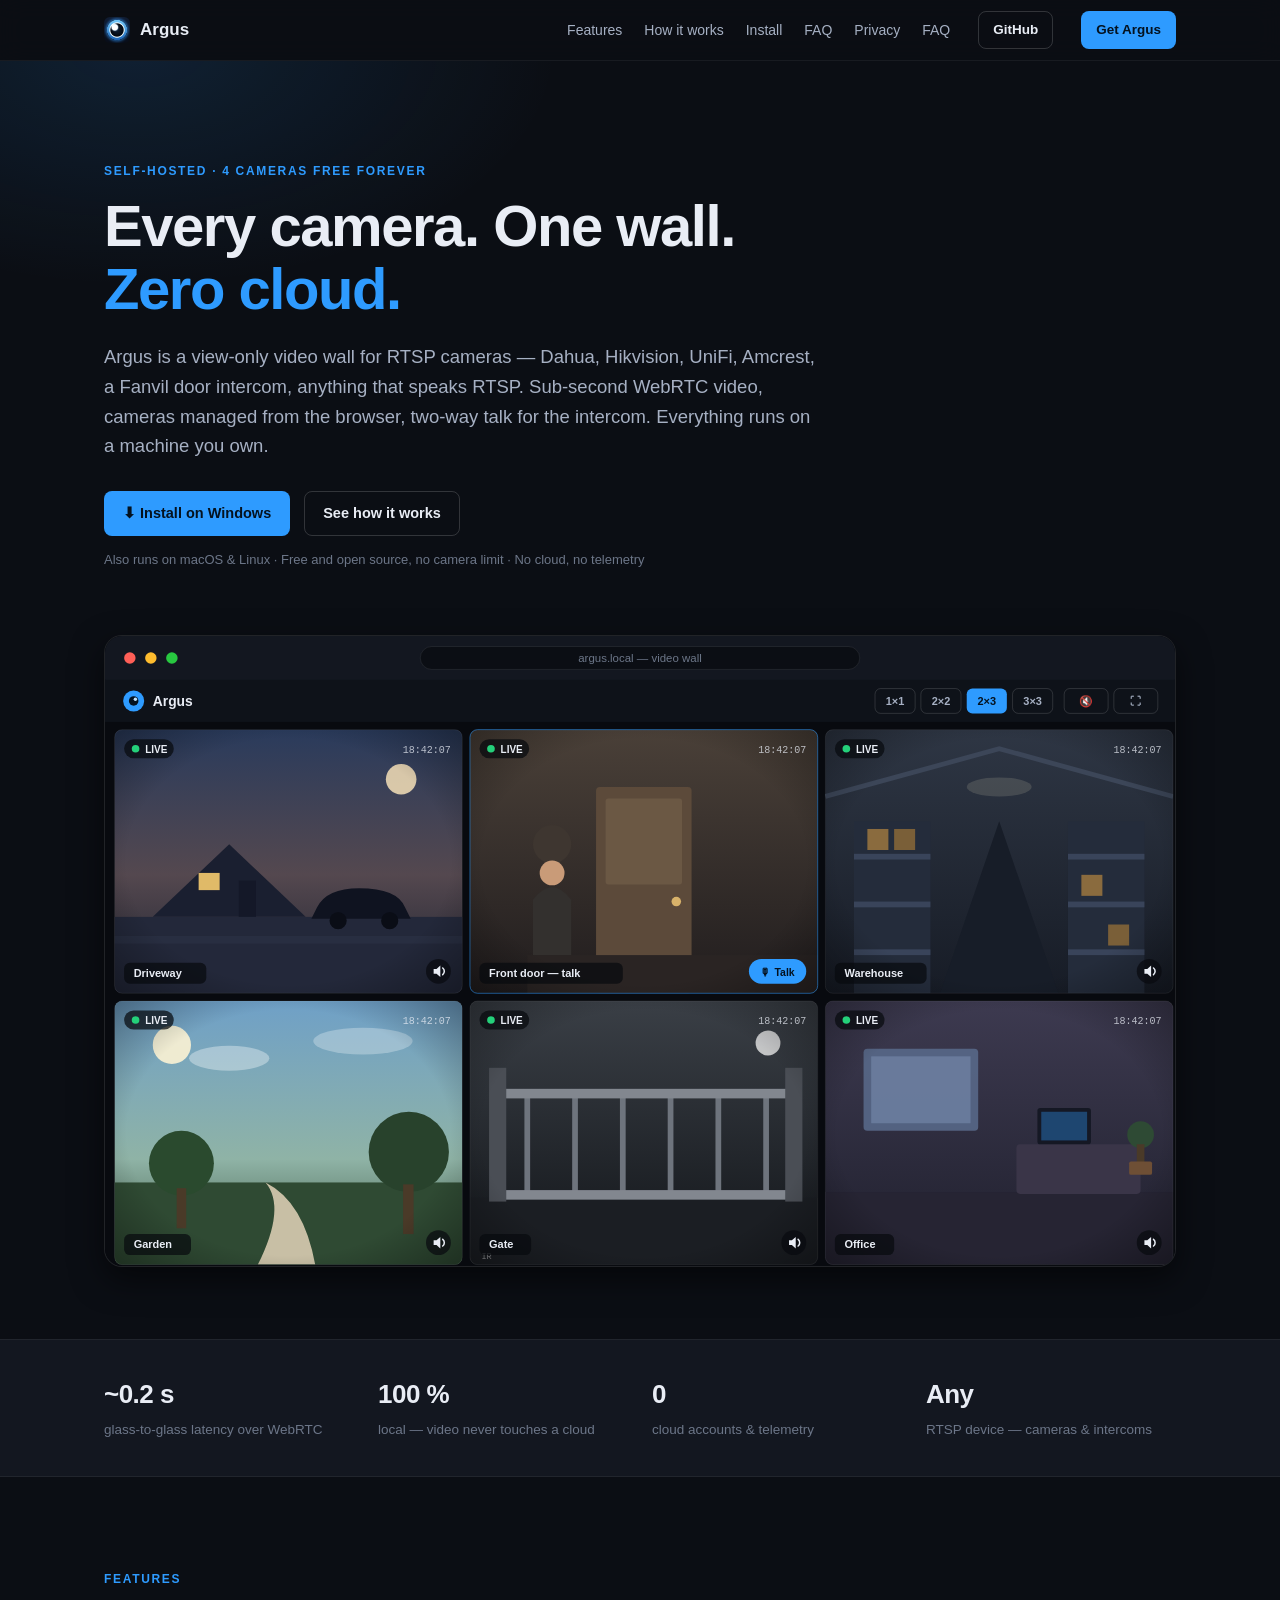
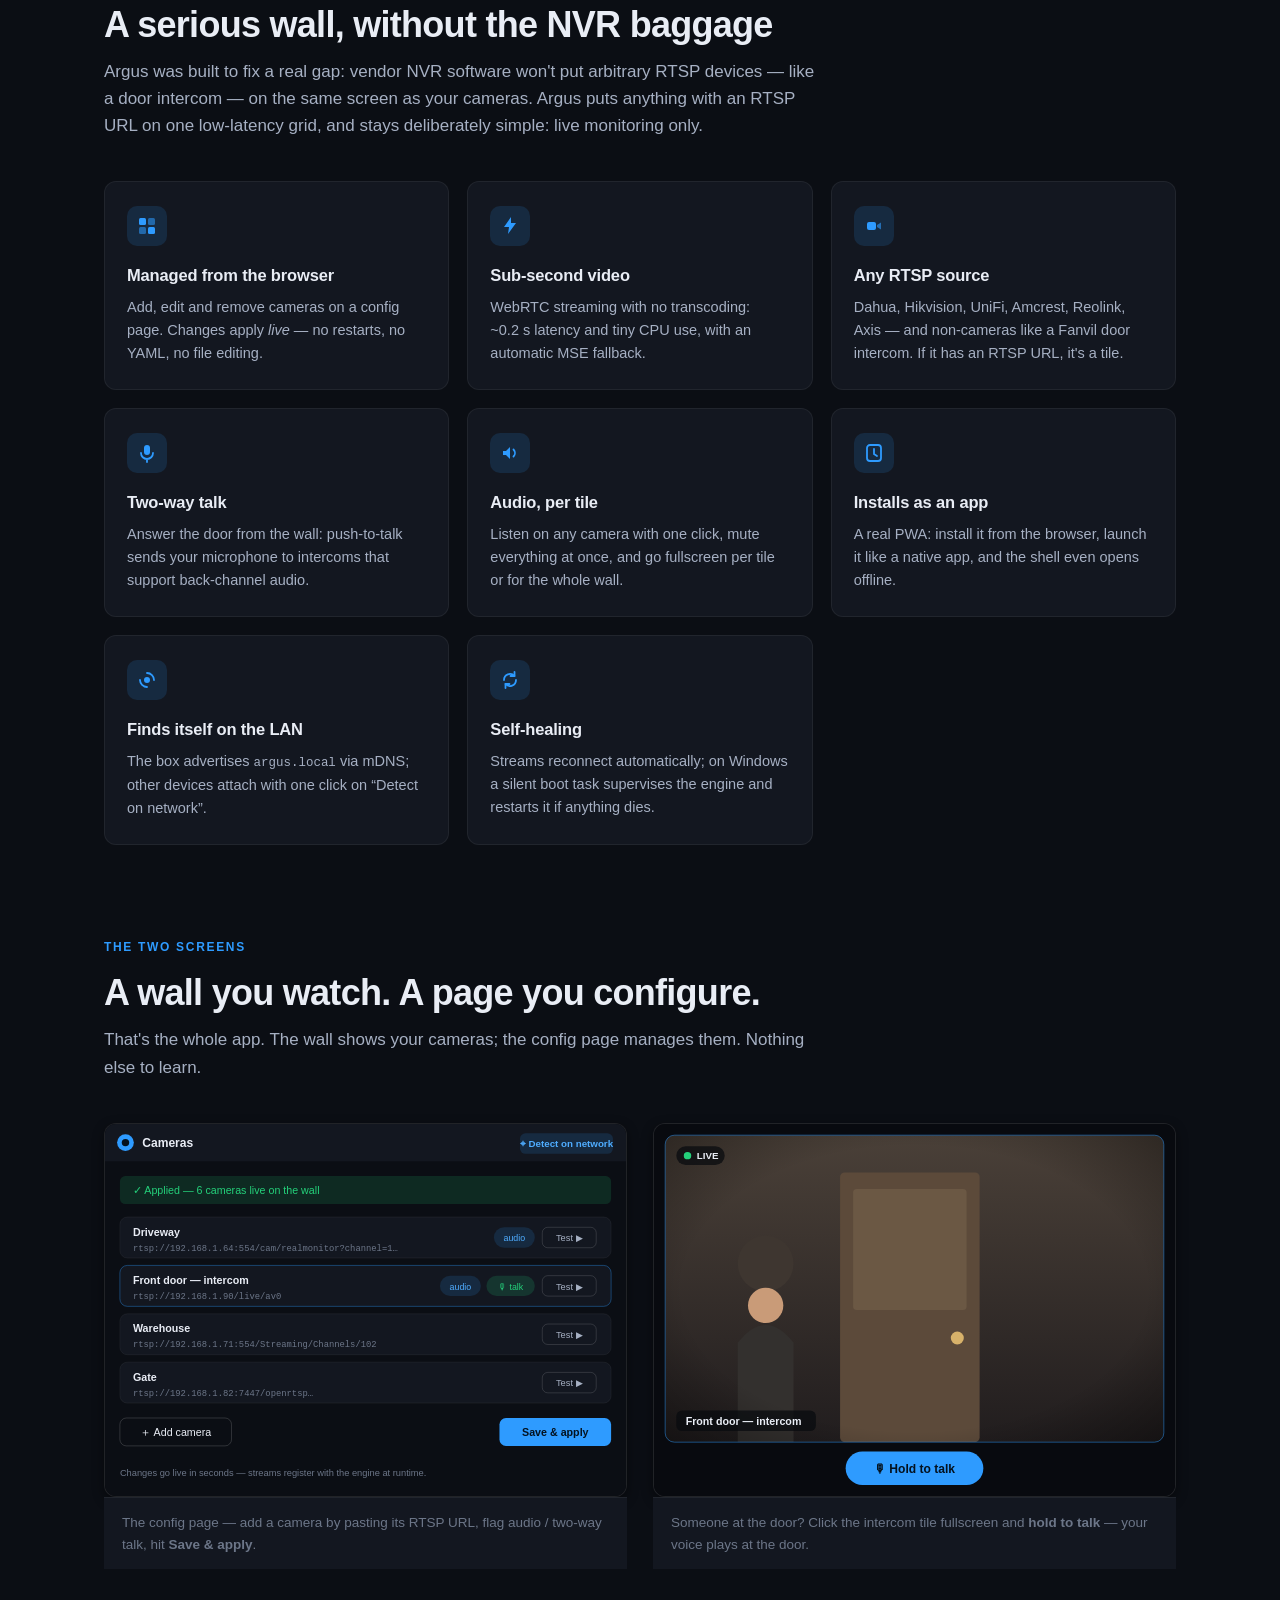
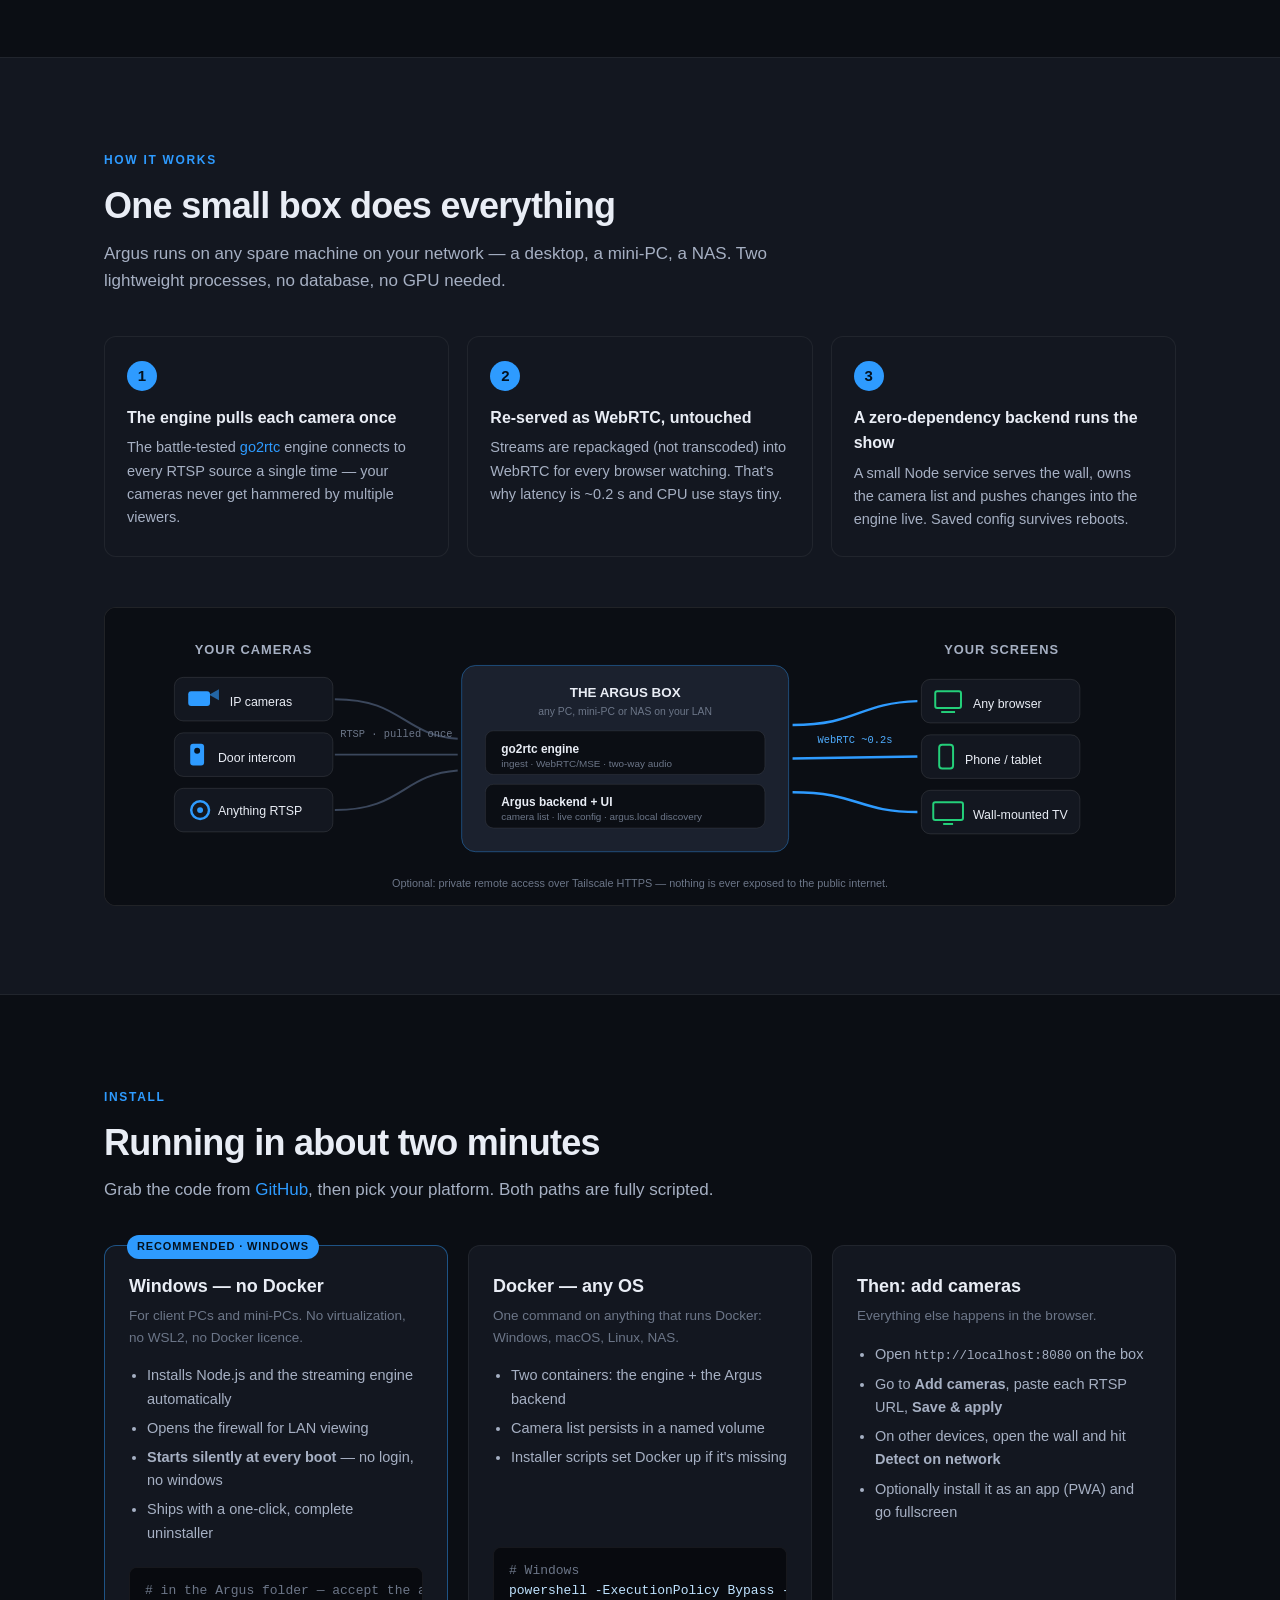
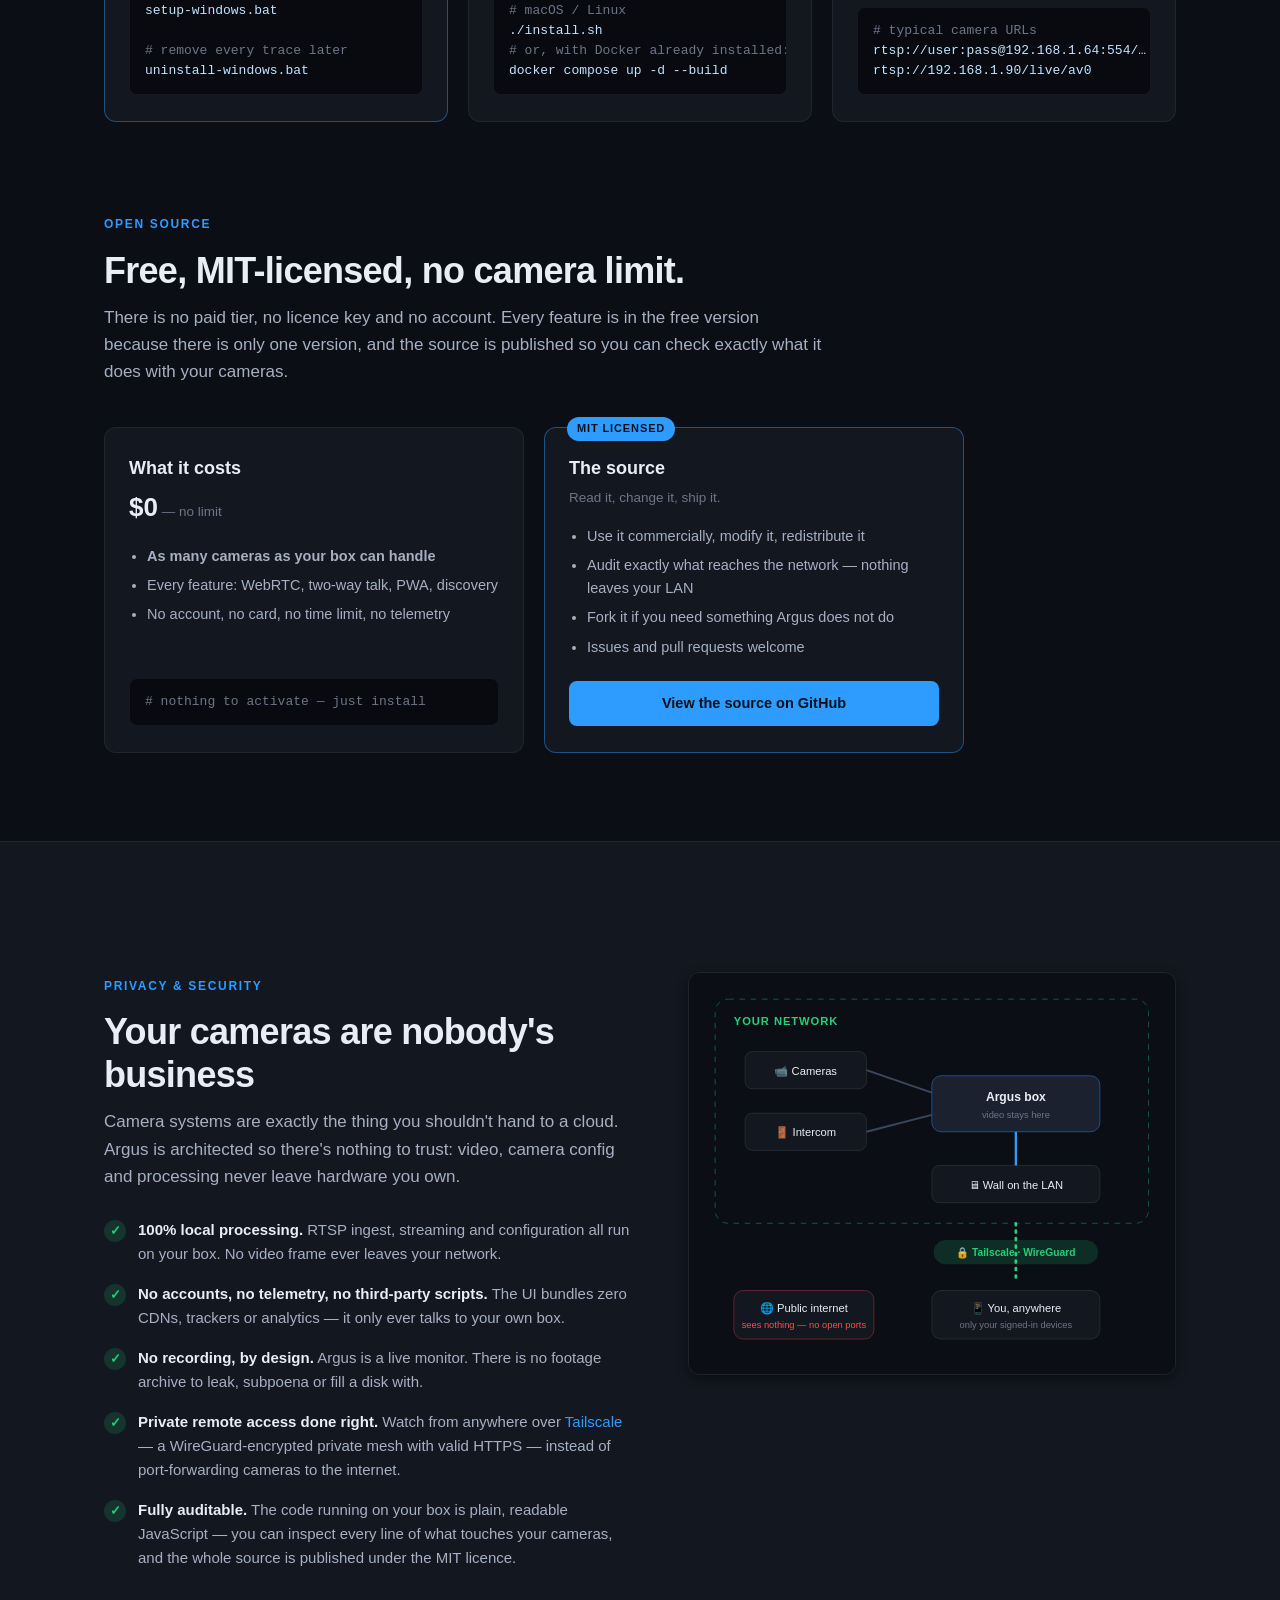
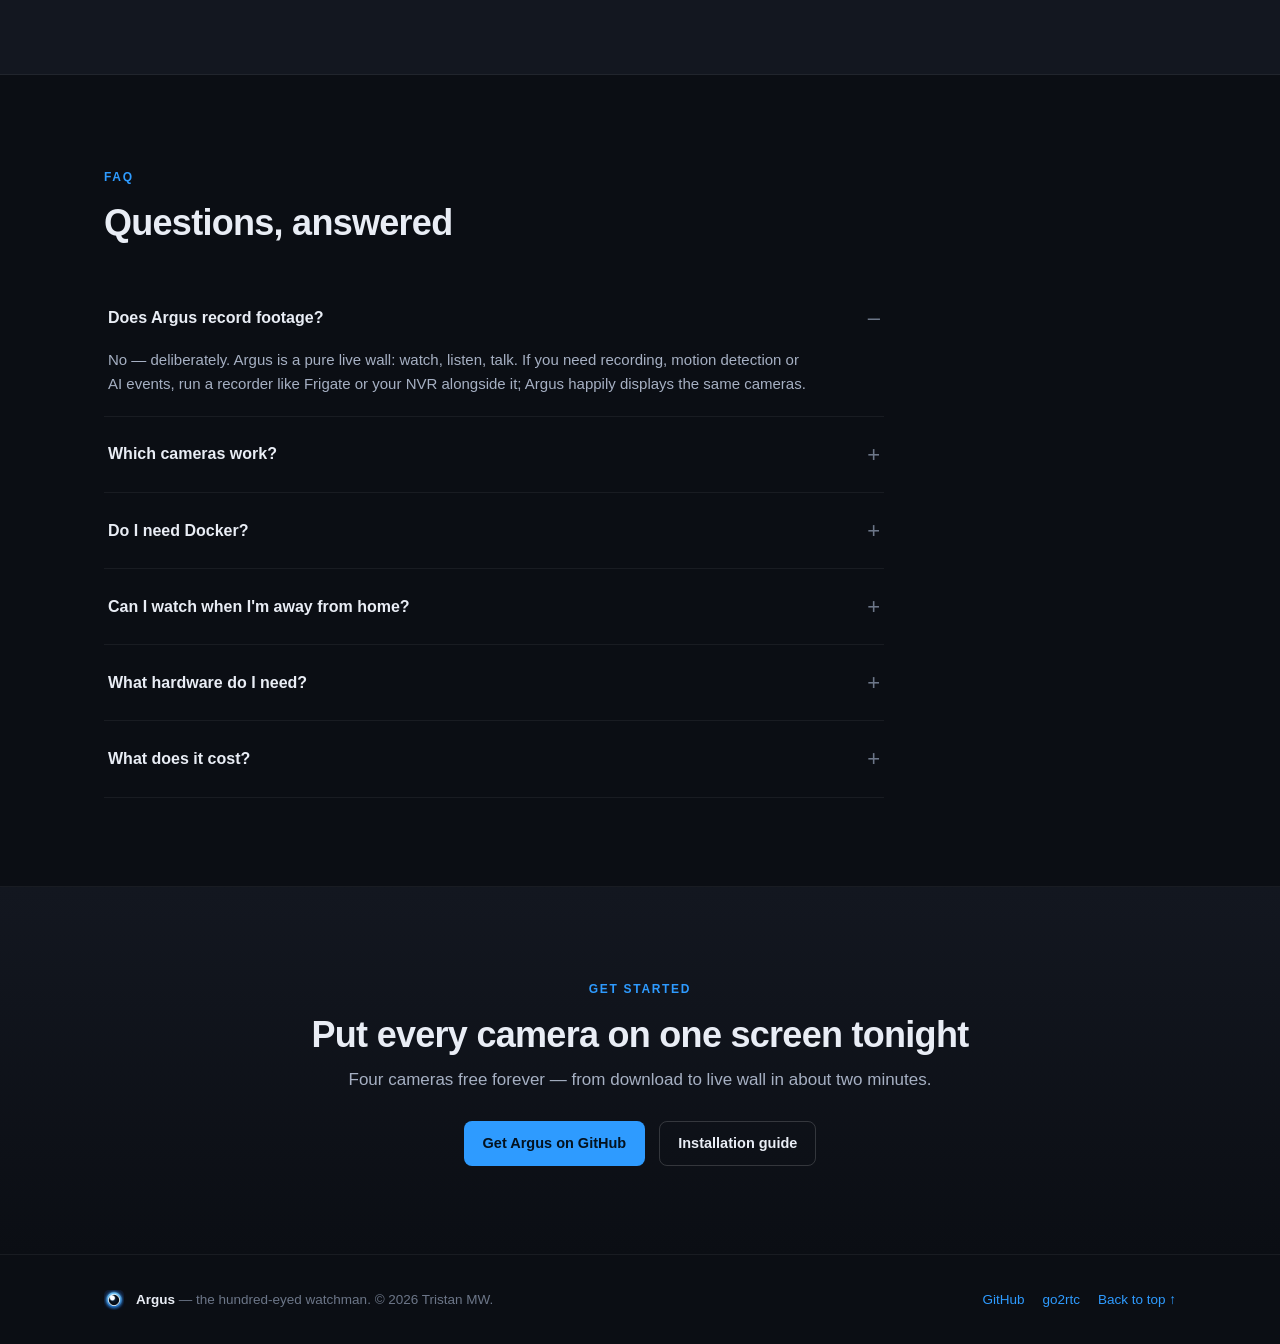
<file: landing/index.html>
<!DOCTYPE html>
<html lang="en">
<head>
<meta charset="utf-8">
<meta name="viewport" content="width=device-width, initial-scale=1">
<title>Argus — self-hosted RTSP video wall. Every camera, one screen, zero cloud.</title>
<meta name="description" content="Argus is a free, open-source, view-only video wall for RTSP cameras. Sub-second WebRTC video, browser-managed cameras, two-way intercom talk — everything runs on your own machine. No cloud, no accounts, no recording.">
<meta property="og:title" content="Argus — self-hosted RTSP video wall">
<meta property="og:description" content="Every RTSP camera on one screen, ~0.2s latency, 100% local. Free and open source.">
<meta property="og:type" content="website">
<meta property="og:image" content="https://argus-videowall.web.app/icons/icon-512.png">
<link rel="icon" type="image/png" sizes="32x32" href="icons/favicon-32.png">
<link rel="apple-touch-icon" href="icons/icon-192.png">
<style>
  :root {
    --bg-app: #0B0E14;
    --bg-panel: #131720;
    --bg-elevated: #1B212E;
    --bg-inset: #080A0F;
    --border-subtle: rgba(255,255,255,0.06);
    --border-default: rgba(255,255,255,0.10);
    --border-strong: rgba(255,255,255,0.16);
    --text-primary: #E9EDF5;
    --text-secondary: #A6B0C3;
    --text-muted: #6C7688;
    --text-on-accent: #04121F;
    --accent: #2E9BFF;
    --accent-hover: #4FADFF;
    --accent-soft: rgba(46,155,255,0.14);
    --live: #24D07A; --live-soft: rgba(36,208,122,0.16);
    --warn: #F5A524;
    --font-ui: -apple-system, BlinkMacSystemFont, "Segoe UI", Roboto, "Helvetica Neue", Arial, sans-serif;
    --font-mono: ui-monospace, "SF Mono", "Cascadia Mono", "Roboto Mono", Menlo, Consolas, monospace;
    --r-md: 8px; --r-lg: 12px; --r-xl: 18px; --r-full: 999px;
    --elev-2: 0 4px 12px rgba(0,0,0,0.45), 0 1px 0 rgba(255,255,255,0.04) inset;
    --elev-3: 0 12px 32px rgba(0,0,0,0.55);
    --maxw: 1120px;
  }
  * { margin: 0; padding: 0; box-sizing: border-box; }
  html { scroll-behavior: smooth; }
  body {
    background: var(--bg-app);
    color: var(--text-primary);
    font-family: var(--font-ui);
    line-height: 1.6;
    -webkit-font-smoothing: antialiased;
  }
  a { color: var(--accent); text-decoration: none; }
  a:hover { color: var(--accent-hover); }
  code, pre { font-family: var(--font-mono); font-size: 0.86em; }
  .wrap { max-width: var(--maxw); margin: 0 auto; padding: 0 24px; }
  section { padding: 88px 0; }
  h2 { font-size: clamp(26px, 3.4vw, 36px); line-height: 1.2; letter-spacing: -0.02em; margin-bottom: 12px; }
  .kicker {
    display: inline-block; font-size: 12px; font-weight: 700; letter-spacing: 0.14em;
    text-transform: uppercase; color: var(--accent); margin-bottom: 14px;
  }
  .lede { color: var(--text-secondary); font-size: 17px; max-width: 720px; }

  /* ── Nav ─────────────────────────────────────────────────────────── */
  nav {
    position: sticky; top: 0; z-index: 50;
    background: rgba(11,14,20,0.82); backdrop-filter: blur(12px); -webkit-backdrop-filter: blur(12px);
    border-bottom: 1px solid var(--border-subtle);
  }
  .nav-inner { display: flex; align-items: center; gap: 28px; height: 60px; }
  .brand { display: flex; align-items: center; gap: 10px; font-weight: 700; font-size: 17px; color: var(--text-primary); }
  .brand img { width: 26px; height: 26px; border-radius: 6px; }
  .nav-links { display: flex; gap: 22px; margin-left: auto; }
  .nav-links a { color: var(--text-secondary); font-size: 14px; font-weight: 500; }
  .nav-links a:hover { color: var(--text-primary); }
  .btn {
    display: inline-flex; align-items: center; gap: 8px; padding: 10px 18px;
    border-radius: var(--r-md); font-size: 14.5px; font-weight: 600; cursor: pointer;
    border: 1px solid transparent; transition: all 150ms cubic-bezier(0.2,0,0,1);
  }
  .btn-primary { background: var(--accent); color: var(--text-on-accent) !important; }
  .btn-primary:hover { background: var(--accent-hover); transform: translateY(-1px); }
  .btn-ghost { border-color: var(--border-strong); color: var(--text-primary) !important; }
  .btn-ghost:hover { background: var(--bg-elevated); }
  .btn-sm { padding: 7px 14px; font-size: 13.5px; }

  /* ── Hero ────────────────────────────────────────────────────────── */
  .hero { padding: 96px 0 72px; position: relative; overflow: hidden; }
  .hero::before {
    content: ""; position: absolute; inset: -40% -20% auto; height: 130%;
    background:
      radial-gradient(600px 340px at 22% 30%, rgba(46,155,255,0.13), transparent 70%),
      radial-gradient(520px 300px at 78% 12%, rgba(36,208,122,0.07), transparent 70%);
    pointer-events: none;
  }
  .hero .wrap { position: relative; }
  .hero h1 { font-size: clamp(34px, 5.2vw, 58px); line-height: 1.08; letter-spacing: -0.025em; max-width: 780px; }
  .hero h1 .hl { color: var(--accent); }
  .hero .lede { margin: 22px 0 30px; font-size: 18.5px; }
  .hero-ctas { display: flex; gap: 14px; flex-wrap: wrap; align-items: center; }
  .hero-note { font-size: 13px; color: var(--text-muted); margin-top: 14px; }
  .hero-visual {
    margin-top: 64px; border-radius: var(--r-xl); overflow: hidden;
    border: 1px solid var(--border-default); box-shadow: var(--elev-3);
    background: var(--bg-inset);
  }
  .hero-visual svg { display: block; width: 100%; height: auto; }

  /* ── Stats strip ─────────────────────────────────────────────────── */
  .stats { border-top: 1px solid var(--border-subtle); border-bottom: 1px solid var(--border-subtle); padding: 34px 0; background: var(--bg-panel); }
  .stats .wrap { display: grid; grid-template-columns: repeat(4, 1fr); gap: 24px; }
  .stat b { display: block; font-size: 26px; letter-spacing: -0.02em; }
  .stat span { font-size: 13.5px; color: var(--text-muted); }

  /* ── Feature grid ────────────────────────────────────────────────── */
  .grid { display: grid; grid-template-columns: repeat(auto-fit, minmax(255px, 1fr)); gap: 18px; margin-top: 42px; }
  .card {
    background: var(--bg-panel); border: 1px solid var(--border-subtle);
    border-radius: var(--r-lg); padding: 24px 22px;
  }
  .card .ico {
    width: 40px; height: 40px; border-radius: 10px; background: var(--accent-soft);
    display: flex; align-items: center; justify-content: center; margin-bottom: 16px;
  }
  .card h3 { font-size: 16.5px; margin-bottom: 7px; letter-spacing: -0.01em; }
  .card p { font-size: 14.5px; color: var(--text-secondary); }

  /* ── Shots ───────────────────────────────────────────────────────── */
  .shot-row { display: grid; grid-template-columns: 1fr 1fr; gap: 26px; margin-top: 42px; align-items: start; }
  .shot { background: var(--bg-inset); border: 1px solid var(--border-default); border-radius: var(--r-lg); overflow: hidden; box-shadow: var(--elev-2); }
  .shot svg { display: block; width: 100%; height: auto; }
  .shot-cap { padding: 14px 18px; font-size: 13.5px; color: var(--text-muted); border-top: 1px solid var(--border-subtle); background: var(--bg-panel); }

  /* ── Steps / architecture ────────────────────────────────────────── */
  .steps { display: grid; grid-template-columns: repeat(3, 1fr); gap: 18px; margin: 42px 0 50px; }
  .step { background: var(--bg-panel); border: 1px solid var(--border-subtle); border-radius: var(--r-lg); padding: 24px 22px; }
  .step .num {
    width: 30px; height: 30px; border-radius: var(--r-full); background: var(--accent);
    color: var(--text-on-accent); font-weight: 800; font-size: 15px;
    display: flex; align-items: center; justify-content: center; margin-bottom: 14px;
  }
  .step h3 { font-size: 16px; margin-bottom: 6px; }
  .step p { font-size: 14.5px; color: var(--text-secondary); }
  .arch { background: var(--bg-inset); border: 1px solid var(--border-default); border-radius: var(--r-lg); overflow: hidden; }
  .arch svg { display: block; width: 100%; height: auto; }

  /* ── Install ─────────────────────────────────────────────────────── */
  .install-grid { display: grid; grid-template-columns: repeat(auto-fit, minmax(300px, 1fr)); gap: 20px; margin-top: 42px; }
  .install-card { background: var(--bg-panel); border: 1px solid var(--border-subtle); border-radius: var(--r-lg); padding: 26px 24px; display: flex; flex-direction: column; }
  .install-card.rec { border-color: rgba(46,155,255,0.45); position: relative; }
  .pill {
    position: absolute; top: -11px; left: 22px; background: var(--accent); color: var(--text-on-accent);
    font-size: 11px; font-weight: 800; letter-spacing: 0.08em; text-transform: uppercase;
    padding: 3px 10px; border-radius: var(--r-full);
  }
  .install-card h3 { font-size: 18px; margin-bottom: 4px; }
  .install-card .sub { font-size: 13.5px; color: var(--text-muted); margin-bottom: 16px; }
  .install-card p { font-size: 14.5px; color: var(--text-secondary); margin-bottom: 12px; }
  .install-card ul { margin: 0 0 16px 18px; font-size: 14.5px; color: var(--text-secondary); }
  .install-card li { margin-bottom: 6px; }
  pre {
    background: var(--bg-inset); border: 1px solid var(--border-subtle); border-radius: var(--r-md);
    padding: 13px 15px; overflow-x: auto; color: #BFE3FF; font-size: 13px; line-height: 1.55;
    margin-top: auto;
  }
  pre .c { color: var(--text-muted); }

  /* ── Security ────────────────────────────────────────────────────── */
  .sec-cols { display: grid; grid-template-columns: 1.1fr 1fr; gap: 48px; margin-top: 42px; align-items: start; }
  .checklist { list-style: none; }
  .checklist li { display: flex; gap: 12px; margin-bottom: 16px; font-size: 15px; color: var(--text-secondary); }
  .checklist li b { color: var(--text-primary); }
  .checklist .tick {
    flex: none; width: 22px; height: 22px; margin-top: 2px; border-radius: var(--r-full);
    background: var(--live-soft); color: var(--live); font-size: 13px; font-weight: 800;
    display: flex; align-items: center; justify-content: center;
  }

  /* ── FAQ ─────────────────────────────────────────────────────────── */
  .faq { max-width: 780px; margin-top: 36px; }
  details { border-bottom: 1px solid var(--border-subtle); padding: 20px 4px; }
  summary { cursor: pointer; font-weight: 600; font-size: 16px; list-style: none; display: flex; justify-content: space-between; align-items: center; gap: 16px; }
  summary::-webkit-details-marker { display: none; }
  summary::after { content: "+"; color: var(--text-muted); font-size: 22px; font-weight: 400; flex: none; }
  details[open] summary::after { content: "–"; }
  details p { margin-top: 12px; color: var(--text-secondary); font-size: 15px; max-width: 700px; }

  /* ── CTA + footer ────────────────────────────────────────────────── */
  .cta { text-align: center; background: linear-gradient(180deg, var(--bg-panel), var(--bg-app)); border-top: 1px solid var(--border-subtle); }
  .cta h2 { margin-bottom: 10px; }
  .cta .hero-ctas { justify-content: center; margin-top: 28px; }
  footer { border-top: 1px solid var(--border-subtle); padding: 34px 0; }
  .foot { display: flex; align-items: center; gap: 12px; flex-wrap: wrap; color: var(--text-muted); font-size: 13.5px; }
  .foot img { width: 20px; height: 20px; border-radius: 5px; }
  .foot .sp { margin-left: auto; display: flex; gap: 18px; }

  @media (max-width: 880px) {
    section { padding: 64px 0; }
    .nav-links { display: none; }
    .stats .wrap { grid-template-columns: repeat(2, 1fr); }
    .shot-row, .steps, .sec-cols { grid-template-columns: 1fr; }
    .hero { padding: 64px 0 48px; }
  }
</style>
</head>
<body>

<nav>
  <div class="wrap nav-inner">
    <a class="brand" href="#top"><img src="icons/icon-192.png" alt="Argus logo">Argus</a>
    <div class="nav-links">
      <a href="#features">Features</a>
      <a href="#how">How it works</a>
      <a href="#install">Install</a>
      <a href="#faq">FAQ</a>
      <a href="#security">Privacy</a>
      <a href="#faq">FAQ</a>
    </div>
    <a class="btn btn-ghost btn-sm" href="https://github.com/TristanMW/argus-videowall" target="_blank" rel="noopener">GitHub</a>
    <a class="btn btn-primary btn-sm" href="#install">Get Argus</a>
  </div>
</nav>

<!-- ══ Hero ═══════════════════════════════════════════════════════════ -->
<header class="hero" id="top">
  <div class="wrap">
    <span class="kicker">Self-hosted · 4 cameras free forever</span>
    <h1>Every camera. One wall.<br><span class="hl">Zero cloud.</span></h1>
    <p class="lede">
      Argus is a view-only video wall for RTSP cameras — Dahua, Hikvision, UniFi,
      Amcrest, a Fanvil door intercom, anything that speaks RTSP. Sub-second WebRTC
      video, cameras managed from the browser, two-way talk for the intercom.
      Everything runs on a machine you own.
    </p>
    <div class="hero-ctas">
      <a class="btn btn-primary" href="#install">⬇ Install on Windows</a>
      <a class="btn btn-ghost" href="#how">See how it works</a>
    </div>
    <p class="hero-note">Also runs on macOS &amp; Linux · Free and open source, no camera limit · No cloud, no telemetry</p>

    <!-- Video wall mock -->
    <div class="hero-visual" role="img" aria-label="The Argus video wall: a 3-by-2 grid of live camera tiles with layout and mute controls">
      <svg viewBox="0 0 1120 660" xmlns="http://www.w3.org/2000/svg" font-family="-apple-system,BlinkMacSystemFont,'Segoe UI',Roboto,Arial,sans-serif">
        <defs>
          <linearGradient id="dusk" x1="0" y1="0" x2="0" y2="1">
            <stop offset="0" stop-color="#2A3B5C"/><stop offset=".55" stop-color="#54484F"/><stop offset="1" stop-color="#1E2230"/>
          </linearGradient>
          <linearGradient id="day" x1="0" y1="0" x2="0" y2="1">
            <stop offset="0" stop-color="#6FA0C7"/><stop offset=".6" stop-color="#8FB3A6"/><stop offset="1" stop-color="#39543F"/>
          </linearGradient>
          <linearGradient id="wh" x1="0" y1="0" x2="0" y2="1">
            <stop offset="0" stop-color="#2E3644"/><stop offset="1" stop-color="#171C26"/>
          </linearGradient>
          <linearGradient id="ir" x1="0" y1="0" x2="0" y2="1">
            <stop offset="0" stop-color="#3A3F46"/><stop offset="1" stop-color="#121519"/>
          </linearGradient>
          <linearGradient id="office" x1="0" y1="0" x2="0" y2="1">
            <stop offset="0" stop-color="#3D3A50"/><stop offset="1" stop-color="#20202E"/>
          </linearGradient>
          <linearGradient id="door" x1="0" y1="0" x2="0" y2="1">
            <stop offset="0" stop-color="#4A4038"/><stop offset="1" stop-color="#211D1E"/>
          </linearGradient>
          <radialGradient id="vig" cx=".5" cy=".5" r=".75">
            <stop offset=".62" stop-color="#000" stop-opacity="0"/><stop offset="1" stop-color="#000" stop-opacity=".42"/>
          </radialGradient>
          <g id="live">
            <rect width="52" height="20" rx="10" fill="rgba(8,10,15,0.72)"/>
            <circle cx="12" cy="10" r="4" fill="#24D07A"/>
            <text x="22" y="14" font-size="10.5" font-weight="700" fill="#E9EDF5">LIVE</text>
          </g>
          <g id="spk">
            <rect width="26" height="26" rx="13" fill="rgba(8,10,15,0.72)"/>
            <path d="M8 10.5h3l4-3.5v12l-4-3.5H8z" fill="#E9EDF5"/>
            <path d="M17.5 9.5a4.5 4.5 0 010 7" stroke="#E9EDF5" stroke-width="1.6" fill="none" stroke-linecap="round"/>
          </g>
        </defs>

        <!-- browser chrome -->
        <rect width="1120" height="660" fill="#080A0F"/>
        <rect width="1120" height="46" fill="#131720"/>
        <circle cx="26" cy="23" r="6" fill="#FF5F57"/><circle cx="48" cy="23" r="6" fill="#FEBC2E"/><circle cx="70" cy="23" r="6" fill="#28C840"/>
        <rect x="330" y="11" width="460" height="24" rx="12" fill="#0B0E14" stroke="rgba(255,255,255,0.08)"/>
        <text x="560" y="27" font-size="12" fill="#6C7688" text-anchor="middle">argus.local — video wall</text>

        <!-- app toolbar -->
        <rect x="0" y="46" width="1120" height="44" fill="#0E1219"/>
        <circle cx="30" cy="68" r="11" fill="#2E9BFF"/>
        <circle cx="30" cy="68" r="5" fill="#04121F"/>
        <circle cx="31.8" cy="66.2" r="1.8" fill="#BFE3FF"/>
        <text x="50" y="73" font-size="14.5" font-weight="700" fill="#E9EDF5">Argus</text>
        <g font-size="11.5" font-weight="600">
          <rect x="806" y="55" width="42" height="26" rx="6" fill="none" stroke="rgba(255,255,255,0.14)"/><text x="827" y="72" fill="#A6B0C3" text-anchor="middle">1×1</text>
          <rect x="854" y="55" width="42" height="26" rx="6" fill="none" stroke="rgba(255,255,255,0.14)"/><text x="875" y="72" fill="#A6B0C3" text-anchor="middle">2×2</text>
          <rect x="902" y="55" width="42" height="26" rx="6" fill="#2E9BFF"/><text x="923" y="72" fill="#04121F" text-anchor="middle">2×3</text>
          <rect x="950" y="55" width="42" height="26" rx="6" fill="none" stroke="rgba(255,255,255,0.14)"/><text x="971" y="72" fill="#A6B0C3" text-anchor="middle">3×3</text>
          <rect x="1004" y="55" width="46" height="26" rx="6" fill="none" stroke="rgba(255,255,255,0.14)"/><text x="1027" y="72" fill="#A6B0C3" text-anchor="middle">🔇</text>
          <rect x="1056" y="55" width="46" height="26" rx="6" fill="none" stroke="rgba(255,255,255,0.14)"/><text x="1079" y="72" fill="#A6B0C3" text-anchor="middle">⛶</text>
        </g>

        <!-- tiles: 3 cols x 2 rows, tile 364x276, gap 8, origin (10,98) -->
        <!-- Tile 1: Driveway (dusk) -->
        <g transform="translate(10,98)">
          <clipPath id="t1"><rect width="364" height="276" rx="8"/></clipPath>
          <g clip-path="url(#t1)">
            <rect width="364" height="276" fill="url(#dusk)"/>
            <circle cx="300" cy="52" r="16" fill="#F5E0B8" opacity=".85"/>
            <rect x="0" y="196" width="364" height="80" fill="#23283A"/>
            <path d="M40 196 L120 120 L200 196 Z" fill="#1A1F30"/>
            <rect x="88" y="150" width="22" height="18" fill="#F5CB6E" opacity=".9"/>
            <rect x="130" y="158" width="18" height="38" fill="#141828"/>
            <path d="M212 186 q10 -20 44 -20 q40 0 48 20 l6 12 h-104 z" fill="#0F1320"/>
            <circle cx="234" cy="200" r="9" fill="#0A0D16"/><circle cx="288" cy="200" r="9" fill="#0A0D16"/>
            <rect x="0" y="216" width="364" height="8" fill="#2C3247" opacity=".6"/>
            <rect width="364" height="276" fill="url(#vig)"/>
          </g>
          <use href="#live" x="10" y="10"/>
          <text x="352" y="24" font-size="10.5" fill="rgba(233,237,245,0.75)" text-anchor="end" font-family="ui-monospace,Menlo,monospace">18:42:07</text>
          <rect x="10" y="244" width="86" height="22" rx="6" fill="rgba(8,10,15,0.72)"/>
          <text x="20" y="259" font-size="11.5" font-weight="600" fill="#E9EDF5">Driveway</text>
          <use href="#spk" x="326" y="240"/>
          <rect width="364" height="276" rx="8" fill="none" stroke="rgba(255,255,255,0.07)"/>
        </g>

        <!-- Tile 2: Front door intercom (talk) -->
        <g transform="translate(382,98)">
          <clipPath id="t2"><rect width="364" height="276" rx="8"/></clipPath>
          <g clip-path="url(#t2)">
            <rect width="364" height="276" fill="url(#door)"/>
            <rect x="132" y="60" width="100" height="216" rx="4" fill="#5C4A3A"/>
            <rect x="142" y="72" width="80" height="90" rx="3" fill="#6B5844"/>
            <circle cx="216" cy="180" r="5" fill="#D8B26A"/>
            <rect x="60" y="236" width="304" height="40" fill="#2A2423"/>
            <circle cx="86" cy="120" r="20" fill="#3E3630"/>
            <path d="M66 178 q20 -26 40 0 v58 h-40 z" fill="#33302E"/>
            <circle cx="86" cy="150" r="13" fill="#C99B78"/>
            <rect width="364" height="276" fill="url(#vig)"/>
          </g>
          <use href="#live" x="10" y="10"/>
          <text x="352" y="24" font-size="10.5" fill="rgba(233,237,245,0.75)" text-anchor="end" font-family="ui-monospace,Menlo,monospace">18:42:07</text>
          <rect x="10" y="244" width="150" height="22" rx="6" fill="rgba(8,10,15,0.72)"/>
          <text x="20" y="259" font-size="11.5" font-weight="600" fill="#E9EDF5">Front door — talk</text>
          <g transform="translate(292,240)">
            <rect width="60" height="26" rx="13" fill="#2E9BFF"/>
            <text x="30" y="17.5" font-size="11" font-weight="700" fill="#04121F" text-anchor="middle">🎙 Talk</text>
          </g>
          <rect width="364" height="276" rx="8" fill="none" stroke="rgba(46,155,255,0.55)"/>
        </g>

        <!-- Tile 3: Warehouse -->
        <g transform="translate(754,98)">
          <clipPath id="t3"><rect width="364" height="276" rx="8"/></clipPath>
          <g clip-path="url(#t3)">
            <rect width="364" height="276" fill="url(#wh)"/>
            <path d="M0 70 L182 20 L364 70" stroke="#3C4658" stroke-width="5" fill="none"/>
            <rect x="30" y="96" width="80" height="180" fill="#242C3B"/><rect x="30" y="130" width="80" height="6" fill="#39445A"/><rect x="30" y="180" width="80" height="6" fill="#39445A"/><rect x="30" y="230" width="80" height="6" fill="#39445A"/>
            <rect x="254" y="96" width="80" height="180" fill="#242C3B"/><rect x="254" y="130" width="80" height="6" fill="#39445A"/><rect x="254" y="180" width="80" height="6" fill="#39445A"/><rect x="254" y="230" width="80" height="6" fill="#39445A"/>
            <rect x="44" y="104" width="22" height="22" fill="#8A6B3E"/><rect x="72" y="104" width="22" height="22" fill="#7A5F38"/>
            <rect x="268" y="152" width="22" height="22" fill="#8A6B3E"/><rect x="296" y="204" width="22" height="22" fill="#7A5F38"/>
            <path d="M120 276 L182 96 L244 276 Z" fill="#171D28"/>
            <ellipse cx="182" cy="60" rx="34" ry="10" fill="#EDE6C8" opacity=".14"/>
            <rect width="364" height="276" fill="url(#vig)"/>
          </g>
          <use href="#live" x="10" y="10"/>
          <text x="352" y="24" font-size="10.5" fill="rgba(233,237,245,0.75)" text-anchor="end" font-family="ui-monospace,Menlo,monospace">18:42:07</text>
          <rect x="10" y="244" width="96" height="22" rx="6" fill="rgba(8,10,15,0.72)"/>
          <text x="20" y="259" font-size="11.5" font-weight="600" fill="#E9EDF5">Warehouse</text>
          <use href="#spk" x="326" y="240"/>
          <rect width="364" height="276" rx="8" fill="none" stroke="rgba(255,255,255,0.07)"/>
        </g>

        <!-- Tile 4: Garden (day) -->
        <g transform="translate(10,382)">
          <clipPath id="t4"><rect width="364" height="276" rx="8"/></clipPath>
          <g clip-path="url(#t4)">
            <rect width="364" height="276" fill="url(#day)"/>
            <circle cx="60" cy="46" r="20" fill="#FCF3D4" opacity=".9"/>
            <ellipse cx="120" cy="60" rx="42" ry="13" fill="#FFFFFF" opacity=".35"/>
            <ellipse cx="260" cy="42" rx="52" ry="14" fill="#FFFFFF" opacity=".28"/>
            <rect x="0" y="190" width="364" height="86" fill="#2F4A33"/>
            <path d="M150 276 q30 -60 8 -86 q40 20 52 86 z" fill="#C8BFA5"/>
            <circle cx="70" cy="170" r="34" fill="#2A4A2E"/><rect x="65" y="196" width="10" height="42" fill="#4A3A28"/>
            <circle cx="308" cy="158" r="42" fill="#28422C"/><rect x="302" y="192" width="11" height="52" fill="#4A3A28"/>
            <rect width="364" height="276" fill="url(#vig)"/>
          </g>
          <use href="#live" x="10" y="10"/>
          <text x="352" y="24" font-size="10.5" fill="rgba(233,237,245,0.75)" text-anchor="end" font-family="ui-monospace,Menlo,monospace">18:42:07</text>
          <rect x="10" y="244" width="70" height="22" rx="6" fill="rgba(8,10,15,0.72)"/>
          <text x="20" y="259" font-size="11.5" font-weight="600" fill="#E9EDF5">Garden</text>
          <use href="#spk" x="326" y="240"/>
          <rect width="364" height="276" rx="8" fill="none" stroke="rgba(255,255,255,0.07)"/>
        </g>

        <!-- Tile 5: Gate (night IR) -->
        <g transform="translate(382,382)">
          <clipPath id="t5"><rect width="364" height="276" rx="8"/></clipPath>
          <g clip-path="url(#t5)">
            <rect width="364" height="276" fill="url(#ir)"/>
            <circle cx="312" cy="44" r="13" fill="#E8E8E8" opacity=".8"/>
            <rect x="0" y="206" width="364" height="70" fill="#1B1E23"/>
            <g stroke="#6E747D" stroke-width="6">
              <line x1="60" y1="100" x2="60" y2="206"/><line x1="110" y1="100" x2="110" y2="206"/>
              <line x1="160" y1="100" x2="160" y2="206"/><line x1="210" y1="100" x2="210" y2="206"/>
              <line x1="260" y1="100" x2="260" y2="206"/><line x1="310" y1="100" x2="310" y2="206"/>
            </g>
            <rect x="36" y="92" width="298" height="10" fill="#82878F"/>
            <rect x="36" y="198" width="298" height="10" fill="#82878F"/>
            <rect x="20" y="70" width="18" height="140" fill="#4A4E55"/><rect x="330" y="70" width="18" height="140" fill="#4A4E55"/>
            <rect width="364" height="276" fill="url(#vig)"/>
            <text x="12" y="270" font-size="9" fill="rgba(255,255,255,0.35)" font-family="ui-monospace,Menlo,monospace">IR</text>
          </g>
          <use href="#live" x="10" y="10"/>
          <text x="352" y="24" font-size="10.5" fill="rgba(233,237,245,0.75)" text-anchor="end" font-family="ui-monospace,Menlo,monospace">18:42:07</text>
          <rect x="10" y="244" width="54" height="22" rx="6" fill="rgba(8,10,15,0.72)"/>
          <text x="20" y="259" font-size="11.5" font-weight="600" fill="#E9EDF5">Gate</text>
          <use href="#spk" x="326" y="240"/>
          <rect width="364" height="276" rx="8" fill="none" stroke="rgba(255,255,255,0.07)"/>
        </g>

        <!-- Tile 6: Office -->
        <g transform="translate(754,382)">
          <clipPath id="t6"><rect width="364" height="276" rx="8"/></clipPath>
          <g clip-path="url(#t6)">
            <rect width="364" height="276" fill="url(#office)"/>
            <rect x="40" y="50" width="120" height="86" rx="4" fill="#5A6C8C" opacity=".85"/>
            <rect x="48" y="58" width="104" height="70" fill="#7E92B5" opacity=".5"/>
            <rect x="0" y="200" width="364" height="76" fill="#262433"/>
            <rect x="200" y="150" width="130" height="52" rx="4" fill="#3A3548"/>
            <rect x="222" y="112" width="56" height="38" rx="3" fill="#151824"/>
            <rect x="226" y="116" width="48" height="30" fill="#2E9BFF" opacity=".35"/>
            <circle cx="330" cy="140" r="14" fill="#2E4A34"/><rect x="326" y="150" width="8" height="22" fill="#4A3A28"/><rect x="318" y="168" width="24" height="14" rx="2" fill="#6E4F35"/>
            <rect width="364" height="276" fill="url(#vig)"/>
          </g>
          <use href="#live" x="10" y="10"/>
          <text x="352" y="24" font-size="10.5" fill="rgba(233,237,245,0.75)" text-anchor="end" font-family="ui-monospace,Menlo,monospace">18:42:07</text>
          <rect x="10" y="244" width="62" height="22" rx="6" fill="rgba(8,10,15,0.72)"/>
          <text x="20" y="259" font-size="11.5" font-weight="600" fill="#E9EDF5">Office</text>
          <use href="#spk" x="326" y="240"/>
          <rect width="364" height="276" rx="8" fill="none" stroke="rgba(255,255,255,0.07)"/>
        </g>
      </svg>
    </div>
  </div>
</header>

<!-- ══ Stats ═════════════════════════════════════════════════════════ -->
<div class="stats">
  <div class="wrap">
    <div class="stat"><b>~0.2 s</b><span>glass-to-glass latency over WebRTC</span></div>
    <div class="stat"><b>100 %</b><span>local — video never touches a cloud</span></div>
    <div class="stat"><b>0</b><span>cloud accounts &amp; telemetry</span></div>
    <div class="stat"><b>Any</b><span>RTSP device — cameras &amp; intercoms</span></div>
  </div>
</div>

<!-- ══ Features ══════════════════════════════════════════════════════ -->
<section id="features">
  <div class="wrap">
    <span class="kicker">Features</span>
    <h2>A serious wall, without the NVR baggage</h2>
    <p class="lede">
      Argus was built to fix a real gap: vendor NVR software won't put arbitrary RTSP
      devices — like a door intercom — on the same screen as your cameras. Argus puts
      anything with an RTSP URL on one low-latency grid, and stays deliberately simple:
      live monitoring only.
    </p>
    <div class="grid">
      <div class="card">
        <div class="ico"><svg width="20" height="20" viewBox="0 0 20 20"><rect x="2" y="2" width="7" height="7" rx="1.5" fill="#2E9BFF"/><rect x="11" y="2" width="7" height="7" rx="1.5" fill="#2E9BFF" opacity=".55"/><rect x="2" y="11" width="7" height="7" rx="1.5" fill="#2E9BFF" opacity=".55"/><rect x="11" y="11" width="7" height="7" rx="1.5" fill="#2E9BFF"/></svg></div>
        <h3>Managed from the browser</h3>
        <p>Add, edit and remove cameras on a config page. Changes apply <em>live</em> — no restarts, no YAML, no file editing.</p>
      </div>
      <div class="card">
        <div class="ico"><svg width="20" height="20" viewBox="0 0 20 20"><path d="M11 1 L4 11h5l-1 7 8-11h-5z" fill="#2E9BFF"/></svg></div>
        <h3>Sub-second video</h3>
        <p>WebRTC streaming with no transcoding: ~0.2&nbsp;s latency and tiny CPU use, with an automatic MSE fallback.</p>
      </div>
      <div class="card">
        <div class="ico"><svg width="20" height="20" viewBox="0 0 20 20"><rect x="3" y="6" width="9" height="8" rx="2" fill="#2E9BFF"/><path d="M13 9l4-2.5v7L13 11z" fill="#2E9BFF" opacity=".6"/></svg></div>
        <h3>Any RTSP source</h3>
        <p>Dahua, Hikvision, UniFi, Amcrest, Reolink, Axis — and non-cameras like a Fanvil door intercom. If it has an RTSP URL, it's a tile.</p>
      </div>
      <div class="card">
        <div class="ico"><svg width="20" height="20" viewBox="0 0 20 20"><rect x="7" y="2" width="6" height="10" rx="3" fill="#2E9BFF"/><path d="M4 10a6 6 0 0012 0M10 16v3" stroke="#2E9BFF" stroke-width="1.8" fill="none" stroke-linecap="round"/></svg></div>
        <h3>Two-way talk</h3>
        <p>Answer the door from the wall: push-to-talk sends your microphone to intercoms that support back-channel audio.</p>
      </div>
      <div class="card">
        <div class="ico"><svg width="20" height="20" viewBox="0 0 20 20"><path d="M3 8h3l4-4v12l-4-4H3z" fill="#2E9BFF"/><path d="M13.5 6.5a5 5 0 010 7" stroke="#2E9BFF" stroke-width="1.8" fill="none" stroke-linecap="round"/></svg></div>
        <h3>Audio, per tile</h3>
        <p>Listen on any camera with one click, mute everything at once, and go fullscreen per tile or for the whole wall.</p>
      </div>
      <div class="card">
        <div class="ico"><svg width="20" height="20" viewBox="0 0 20 20"><rect x="3" y="2" width="14" height="16" rx="3" fill="none" stroke="#2E9BFF" stroke-width="1.8"/><path d="M10 6v5l3 2" stroke="#2E9BFF" stroke-width="1.8" fill="none" stroke-linecap="round"/></svg></div>
        <h3>Installs as an app</h3>
        <p>A real PWA: install it from the browser, launch it like a native app, and the shell even opens offline.</p>
      </div>
      <div class="card">
        <div class="ico"><svg width="20" height="20" viewBox="0 0 20 20"><circle cx="10" cy="10" r="3" fill="#2E9BFF"/><path d="M10 3a7 7 0 017 7M10 17a7 7 0 01-7-7" stroke="#2E9BFF" stroke-width="1.8" fill="none" stroke-linecap="round"/></svg></div>
        <h3>Finds itself on the LAN</h3>
        <p>The box advertises <code>argus.local</code> via mDNS; other devices attach with one click on “Detect on network”.</p>
      </div>
      <div class="card">
        <div class="ico"><svg width="20" height="20" viewBox="0 0 20 20"><path d="M4 10a6 6 0 0110.5-4M16 10A6 6 0 015.5 14" stroke="#2E9BFF" stroke-width="1.8" fill="none" stroke-linecap="round"/><path d="M14.5 2v4h-4M5.5 18v-4h4" stroke="#2E9BFF" stroke-width="1.8" fill="none" stroke-linecap="round" stroke-linejoin="round"/></svg></div>
        <h3>Self-healing</h3>
        <p>Streams reconnect automatically; on Windows a silent boot task supervises the engine and restarts it if anything dies.</p>
      </div>
    </div>
  </div>
</section>

<!-- ══ Screens ═══════════════════════════════════════════════════════ -->
<section id="screens" style="padding-top:0">
  <div class="wrap">
    <span class="kicker">The two screens</span>
    <h2>A wall you watch. A page you configure.</h2>
    <p class="lede">That's the whole app. The wall shows your cameras; the config page manages them. Nothing else to learn.</p>
    <div class="shot-row">
      <div>
        <div class="shot" role="img" aria-label="Mockup of the camera configuration page">
          <svg viewBox="0 0 560 400" xmlns="http://www.w3.org/2000/svg" font-family="-apple-system,BlinkMacSystemFont,'Segoe UI',Roboto,Arial,sans-serif">
            <rect width="560" height="400" fill="#0B0E14"/>
            <rect width="560" height="40" fill="#131720"/>
            <circle cx="22" cy="20" r="9" fill="#2E9BFF"/><circle cx="22" cy="20" r="4" fill="#04121F"/>
            <text x="40" y="25" font-size="13" font-weight="700" fill="#E9EDF5">Cameras</text>
            <rect x="446" y="10" width="100" height="22" rx="6" fill="rgba(46,155,255,0.14)"/>
            <text x="496" y="25" font-size="10.5" font-weight="600" fill="#4FADFF" text-anchor="middle">⌖ Detect on network</text>

            <rect x="16" y="56" width="528" height="30" rx="6" fill="rgba(36,208,122,0.14)"/>
            <text x="30" y="75" font-size="11.5" fill="#24D07A">✓ Applied — 6 cameras live on the wall</text>

            <g font-size="11.5">
              <rect x="16" y="100" width="528" height="44" rx="8" fill="#131720" stroke="rgba(255,255,255,0.06)"/>
              <text x="30" y="120" fill="#E9EDF5" font-weight="600">Driveway</text>
              <text x="30" y="136" fill="#6C7688" font-family="ui-monospace,Menlo,monospace" font-size="9.5">rtsp://192.168.1.64:554/cam/realmonitor?channel=1…</text>
              <rect x="418" y="111" width="44" height="22" rx="11" fill="rgba(46,155,255,0.14)"/><text x="440" y="126" fill="#4FADFF" text-anchor="middle" font-size="9.5">audio</text>
              <rect x="470" y="111" width="58" height="22" rx="6" fill="none" stroke="rgba(255,255,255,0.14)"/><text x="499" y="126" fill="#A6B0C3" text-anchor="middle" font-size="10">Test ▶</text>

              <rect x="16" y="152" width="528" height="44" rx="8" fill="#131720" stroke="rgba(46,155,255,0.4)"/>
              <text x="30" y="172" fill="#E9EDF5" font-weight="600">Front door — intercom</text>
              <text x="30" y="188" fill="#6C7688" font-family="ui-monospace,Menlo,monospace" font-size="9.5">rtsp://192.168.1.90/live/av0</text>
              <rect x="360" y="163" width="44" height="22" rx="11" fill="rgba(46,155,255,0.14)"/><text x="382" y="178" fill="#4FADFF" text-anchor="middle" font-size="9.5">audio</text>
              <rect x="410" y="163" width="52" height="22" rx="11" fill="rgba(36,208,122,0.16)"/><text x="436" y="178" fill="#24D07A" text-anchor="middle" font-size="9.5">🎙 talk</text>
              <rect x="470" y="163" width="58" height="22" rx="6" fill="none" stroke="rgba(255,255,255,0.14)"/><text x="499" y="178" fill="#A6B0C3" text-anchor="middle" font-size="10">Test ▶</text>

              <rect x="16" y="204" width="528" height="44" rx="8" fill="#131720" stroke="rgba(255,255,255,0.06)"/>
              <text x="30" y="224" fill="#E9EDF5" font-weight="600">Warehouse</text>
              <text x="30" y="240" fill="#6C7688" font-family="ui-monospace,Menlo,monospace" font-size="9.5">rtsp://192.168.1.71:554/Streaming/Channels/102</text>
              <rect x="470" y="215" width="58" height="22" rx="6" fill="none" stroke="rgba(255,255,255,0.14)"/><text x="499" y="230" fill="#A6B0C3" text-anchor="middle" font-size="10">Test ▶</text>

              <rect x="16" y="256" width="528" height="44" rx="8" fill="#131720" stroke="rgba(255,255,255,0.06)"/>
              <text x="30" y="276" fill="#E9EDF5" font-weight="600">Gate</text>
              <text x="30" y="292" fill="#6C7688" font-family="ui-monospace,Menlo,monospace" font-size="9.5">rtsp://192.168.1.82:7447/openrtsp…</text>
              <rect x="470" y="267" width="58" height="22" rx="6" fill="none" stroke="rgba(255,255,255,0.14)"/><text x="499" y="282" fill="#A6B0C3" text-anchor="middle" font-size="10">Test ▶</text>
            </g>

            <rect x="16" y="316" width="120" height="30" rx="7" fill="none" stroke="rgba(255,255,255,0.16)"/>
            <text x="76" y="335" font-size="11.5" fill="#E9EDF5" text-anchor="middle">＋ Add camera</text>
            <rect x="424" y="316" width="120" height="30" rx="7" fill="#2E9BFF"/>
            <text x="484" y="335" font-size="11.5" font-weight="700" fill="#04121F" text-anchor="middle">Save &amp; apply</text>
            <text x="16" y="378" font-size="10" fill="#6C7688">Changes go live in seconds — streams register with the engine at runtime.</text>
          </svg>
        </div>
        <div class="shot-cap">The config page — add a camera by pasting its RTSP URL, flag audio / two-way talk, hit <b>Save &amp; apply</b>.</div>
      </div>
      <div>
        <div class="shot" role="img" aria-label="Mockup of the wall in fullscreen with one tile enlarged">
          <svg viewBox="0 0 560 400" xmlns="http://www.w3.org/2000/svg" font-family="-apple-system,BlinkMacSystemFont,'Segoe UI',Roboto,Arial,sans-serif">
            <rect width="560" height="400" fill="#080A0F"/>
            <clipPath id="fs"><rect x="12" y="12" width="536" height="330" rx="10"/></clipPath>
            <g clip-path="url(#fs)">
              <rect x="12" y="12" width="536" height="330" fill="url(#door2)"/>
              <linearGradient id="door2" x1="0" y1="0" x2="0" y2="1">
                <stop offset="0" stop-color="#4A4038"/><stop offset="1" stop-color="#211D1E"/>
              </linearGradient>
              <rect x="200" y="52" width="150" height="290" rx="5" fill="#5C4A3A"/>
              <rect x="214" y="70" width="122" height="130" rx="4" fill="#6B5844"/>
              <circle cx="326" cy="230" r="7" fill="#D8B26A"/>
              <circle cx="120" cy="150" r="30" fill="#3E3630"/>
              <path d="M90 235 q30 -38 60 0 v107 h-60 z" fill="#33302E"/>
              <circle cx="120" cy="195" r="19" fill="#C99B78"/>
              <radialGradient id="vig2" cx=".5" cy=".5" r=".75">
                <stop offset=".62" stop-color="#000" stop-opacity="0"/><stop offset="1" stop-color="#000" stop-opacity=".45"/>
              </radialGradient>
              <rect x="12" y="12" width="536" height="330" fill="url(#vig2)"/>
            </g>
            <rect x="24" y="24" width="52" height="20" rx="10" fill="rgba(8,10,15,0.72)"/>
            <circle cx="36" cy="34" r="4" fill="#24D07A"/>
            <text x="46" y="38" font-size="10.5" font-weight="700" fill="#E9EDF5">LIVE</text>
            <rect x="24" y="308" width="150" height="22" rx="6" fill="rgba(8,10,15,0.72)"/>
            <text x="34" y="323" font-size="11.5" font-weight="600" fill="#E9EDF5">Front door — intercom</text>
            <g transform="translate(206,352)">
              <rect width="148" height="36" rx="18" fill="#2E9BFF"/>
              <text x="74" y="23" font-size="13" font-weight="800" fill="#04121F" text-anchor="middle">🎙 Hold to talk</text>
            </g>
            <rect x="12" y="12" width="536" height="330" rx="10" fill="none" stroke="rgba(46,155,255,0.5)"/>
          </svg>
        </div>
        <div class="shot-cap">Someone at the door? Click the intercom tile fullscreen and <b>hold to talk</b> — your voice plays at the door.</div>
      </div>
    </div>
  </div>
</section>

<!-- ══ How it works ══════════════════════════════════════════════════ -->
<section id="how" style="background:var(--bg-panel); border-top:1px solid var(--border-subtle); border-bottom:1px solid var(--border-subtle)">
  <div class="wrap">
    <span class="kicker">How it works</span>
    <h2>One small box does everything</h2>
    <p class="lede">
      Argus runs on any spare machine on your network — a desktop, a mini-PC, a NAS.
      Two lightweight processes, no database, no GPU needed.
    </p>
    <div class="steps">
      <div class="step"><div class="num">1</div><h3>The engine pulls each camera once</h3><p>The battle-tested <a href="https://github.com/AlexxIT/go2rtc" rel="noopener">go2rtc</a> engine connects to every RTSP source a single time — your cameras never get hammered by multiple viewers.</p></div>
      <div class="step"><div class="num">2</div><h3>Re-served as WebRTC, untouched</h3><p>Streams are repackaged (not transcoded) into WebRTC for every browser watching. That's why latency is ~0.2&nbsp;s and CPU use stays tiny.</p></div>
      <div class="step"><div class="num">3</div><h3>A zero-dependency backend runs the show</h3><p>A small Node service serves the wall, owns the camera list and pushes changes into the engine live. Saved config survives reboots.</p></div>
    </div>
    <div class="arch" role="img" aria-label="Architecture: RTSP cameras flow into the Argus box (go2rtc engine plus Node backend), which serves WebRTC video to browsers, phones and TVs">
      <svg viewBox="0 0 1080 300" xmlns="http://www.w3.org/2000/svg" font-family="-apple-system,BlinkMacSystemFont,'Segoe UI',Roboto,Arial,sans-serif">
        <rect width="1080" height="300" fill="#0B0E14"/>
        <!-- cameras -->
        <g>
          <text x="150" y="46" font-size="13" font-weight="700" fill="#A6B0C3" text-anchor="middle" letter-spacing="1">YOUR CAMERAS</text>
          <g transform="translate(70,70)">
            <rect width="160" height="44" rx="9" fill="#131720" stroke="rgba(255,255,255,0.1)"/>
            <rect x="14" y="14" width="22" height="15" rx="3" fill="#2E9BFF"/><path d="M36 17l9-5v11l-9-5z" fill="#2E9BFF" opacity=".6"/>
            <text x="56" y="29" font-size="12.5" fill="#E9EDF5">IP cameras</text>
          </g>
          <g transform="translate(70,126)">
            <rect width="160" height="44" rx="9" fill="#131720" stroke="rgba(255,255,255,0.1)"/>
            <rect x="16" y="11" width="14" height="22" rx="3" fill="#2E9BFF"/><circle cx="23" cy="18" r="3" fill="#04121F"/>
            <text x="44" y="29" font-size="12.5" fill="#E9EDF5">Door intercom</text>
          </g>
          <g transform="translate(70,182)">
            <rect width="160" height="44" rx="9" fill="#131720" stroke="rgba(255,255,255,0.1)"/>
            <circle cx="26" cy="22" r="9" fill="none" stroke="#2E9BFF" stroke-width="2.5"/><circle cx="26" cy="22" r="3" fill="#2E9BFF"/>
            <text x="44" y="27" font-size="12.5" fill="#E9EDF5">Anything RTSP</text>
          </g>
        </g>
        <!-- arrows cams -> box -->
        <g stroke="#3B475C" stroke-width="2" fill="none">
          <path d="M232 92 C300 92 300 128 356 132"/>
          <path d="M232 148 L356 148"/>
          <path d="M232 204 C300 204 300 168 356 164"/>
        </g>
        <text x="294" y="130" font-size="10.5" fill="#6C7688" text-anchor="middle" font-family="ui-monospace,Menlo,monospace">RTSP · pulled once</text>
        <!-- the box -->
        <g transform="translate(360,58)">
          <rect width="330" height="188" rx="14" fill="#1B212E" stroke="rgba(46,155,255,0.4)"/>
          <text x="165" y="32" font-size="13.5" font-weight="700" fill="#E9EDF5" text-anchor="middle">THE ARGUS BOX</text>
          <text x="165" y="50" font-size="10.5" fill="#6C7688" text-anchor="middle">any PC, mini-PC or NAS on your LAN</text>
          <rect x="24" y="66" width="282" height="44" rx="8" fill="#0B0E14" stroke="rgba(255,255,255,0.08)"/>
          <text x="40" y="88" font-size="12" font-weight="600" fill="#E9EDF5">go2rtc engine</text>
          <text x="40" y="102" font-size="10" fill="#6C7688">ingest · WebRTC/MSE · two-way audio</text>
          <rect x="24" y="120" width="282" height="44" rx="8" fill="#0B0E14" stroke="rgba(255,255,255,0.08)"/>
          <text x="40" y="142" font-size="12" font-weight="600" fill="#E9EDF5">Argus backend + UI</text>
          <text x="40" y="156" font-size="10" fill="#6C7688">camera list · live config · argus.local discovery</text>
        </g>
        <!-- arrows box -> viewers -->
        <g stroke="#2E9BFF" stroke-width="2.5" fill="none">
          <path d="M694 118 C760 118 760 96 820 94"/>
          <path d="M694 152 L820 150"/>
          <path d="M694 186 C760 186 760 206 820 206"/>
        </g>
        <text x="757" y="136" font-size="10.5" fill="#4FADFF" text-anchor="middle" font-family="ui-monospace,Menlo,monospace">WebRTC ~0.2s</text>
        <!-- viewers -->
        <g>
          <text x="905" y="46" font-size="13" font-weight="700" fill="#A6B0C3" text-anchor="middle" letter-spacing="1">YOUR SCREENS</text>
          <g transform="translate(824,72)">
            <rect width="160" height="44" rx="9" fill="#131720" stroke="rgba(255,255,255,0.1)"/>
            <rect x="14" y="12" width="26" height="17" rx="2" fill="none" stroke="#24D07A" stroke-width="2"/><line x1="20" y1="33" x2="34" y2="33" stroke="#24D07A" stroke-width="2"/>
            <text x="52" y="29" font-size="12.5" fill="#E9EDF5">Any browser</text>
          </g>
          <g transform="translate(824,128)">
            <rect width="160" height="44" rx="9" fill="#131720" stroke="rgba(255,255,255,0.1)"/>
            <rect x="18" y="10" width="14" height="24" rx="3" fill="none" stroke="#24D07A" stroke-width="2"/>
            <text x="44" y="29" font-size="12.5" fill="#E9EDF5">Phone / tablet</text>
          </g>
          <g transform="translate(824,184)">
            <rect width="160" height="44" rx="9" fill="#131720" stroke="rgba(255,255,255,0.1)"/>
            <rect x="12" y="12" width="30" height="18" rx="2" fill="none" stroke="#24D07A" stroke-width="2"/><line x1="22" y1="34" x2="32" y2="34" stroke="#24D07A" stroke-width="2"/>
            <text x="52" y="29" font-size="12.5" fill="#E9EDF5">Wall-mounted TV</text>
          </g>
        </g>
        <text x="540" y="282" font-size="11" fill="#6C7688" text-anchor="middle">Optional: private remote access over Tailscale HTTPS — nothing is ever exposed to the public internet.</text>
      </svg>
    </div>
  </div>
</section>

<!-- ══ Install ═══════════════════════════════════════════════════════ -->
<section id="install">
  <div class="wrap">
    <span class="kicker">Install</span>
    <h2>Running in about two minutes</h2>
    <p class="lede">Grab the code from <a href="https://github.com/TristanMW/argus-videowall" rel="noopener">GitHub</a>, then pick your platform. Both paths are fully scripted.</p>
    <div class="install-grid">
      <div class="install-card rec">
        <span class="pill">Recommended · Windows</span>
        <h3>Windows — no Docker</h3>
        <p class="sub">For client PCs and mini-PCs. No virtualization, no WSL2, no Docker licence.</p>
        <ul>
          <li>Installs Node.js and the streaming engine automatically</li>
          <li>Opens the firewall for LAN viewing</li>
          <li><b>Starts silently at every boot</b> — no login, no windows</li>
          <li>Ships with a one-click, complete uninstaller</li>
        </ul>
        <pre><span class="c"># in the Argus folder — accept the admin prompt</span>
setup-windows.bat

<span class="c"># remove every trace later</span>
uninstall-windows.bat</pre>
      </div>
      <div class="install-card">
        <h3>Docker — any OS</h3>
        <p class="sub">One command on anything that runs Docker: Windows, macOS, Linux, NAS.</p>
        <ul>
          <li>Two containers: the engine + the Argus backend</li>
          <li>Camera list persists in a named volume</li>
          <li>Installer scripts set Docker up if it's missing</li>
        </ul>
        <pre><span class="c"># Windows</span>
powershell -ExecutionPolicy Bypass -File .\install.ps1
<span class="c"># macOS / Linux</span>
./install.sh
<span class="c"># or, with Docker already installed:</span>
docker compose up -d --build</pre>
      </div>
      <div class="install-card">
        <h3>Then: add cameras</h3>
        <p class="sub">Everything else happens in the browser.</p>
        <ul>
          <li>Open <code>http://localhost:8080</code> on the box</li>
          <li>Go to <b>Add cameras</b>, paste each RTSP URL, <b>Save &amp; apply</b></li>
          <li>On other devices, open the wall and hit <b>Detect on network</b></li>
          <li>Optionally install it as an app (PWA) and go fullscreen</li>
        </ul>
        <pre><span class="c"># typical camera URLs</span>
rtsp://user:pass@192.168.1.64:554/…   <span class="c"># Dahua / Hikvision</span>
rtsp://192.168.1.90/live/av0          <span class="c"># Fanvil intercom</span></pre>
      </div>
    </div>
  </div>
</section>

<!-- ══ Open source ═══════════════════════════════════════════════════ -->
<section id="open-source" style="padding-top:0">
  <div class="wrap">
    <span class="kicker">Open source</span>
    <h2>Free, MIT-licensed, no camera limit.</h2>
    <p class="lede">
      There is no paid tier, no licence key and no account. Every feature is in
      the free version because there is only one version, and the source is
      published so you can check exactly what it does with your cameras.
    </p>
    <div class="install-grid" style="max-width:860px">
      <div class="install-card">
        <h3>What it costs</h3>
        <p class="sub"><b style="color:var(--text-primary);font-size:26px">$0</b> — no limit</p>
        <ul>
          <li><b>As many cameras as your box can handle</b></li>
          <li>Every feature: WebRTC, two-way talk, PWA, discovery</li>
          <li>No account, no card, no time limit, no telemetry</li>
        </ul>
        <pre><span class="c"># nothing to activate — just install</span></pre>
      </div>
      <div class="install-card rec">
        <span class="pill">MIT licensed</span>
        <h3>The source</h3>
        <p class="sub">Read it, change it, ship it.</p>
        <ul>
          <li>Use it commercially, modify it, redistribute it</li>
          <li>Audit exactly what reaches the network — nothing leaves your LAN</li>
          <li>Fork it if you need something Argus does not do</li>
          <li>Issues and pull requests welcome</li>
        </ul>
        <a class="btn btn-primary" href="https://github.com/TristanMW/argus-videowall" target="_blank" rel="noopener" style="justify-content:center">View the source on GitHub</a>
      </div>
    </div>
  </div>
</section>

<!-- ══ Security ══════════════════════════════════════════════════════ -->
<section id="security" style="background:var(--bg-panel); border-top:1px solid var(--border-subtle); border-bottom:1px solid var(--border-subtle)">
  <div class="wrap">
    <div class="sec-cols">
      <div>
        <span class="kicker">Privacy &amp; security</span>
        <h2>Your cameras are nobody's business</h2>
        <p class="lede" style="margin-bottom:28px">
          Camera systems are exactly the thing you shouldn't hand to a cloud.
          Argus is architected so there's nothing to trust: video, camera
          config and processing never leave hardware you own.
        </p>
        <ul class="checklist">
          <li><span class="tick">✓</span><span><b>100% local processing.</b> RTSP ingest, streaming and configuration all run on your box. No video frame ever leaves your network.</span></li>
          <li><span class="tick">✓</span><span><b>No accounts, no telemetry, no third-party scripts.</b> The UI bundles zero CDNs, trackers or analytics — it only ever talks to your own box.</span></li>
          <li><span class="tick">✓</span><span><b>No recording, by design.</b> Argus is a live monitor. There is no footage archive to leak, subpoena or fill a disk with.</span></li>
          <li><span class="tick">✓</span><span><b>Private remote access done right.</b> Watch from anywhere over <a href="https://tailscale.com" rel="noopener">Tailscale</a> — a WireGuard-encrypted private mesh with valid HTTPS — instead of port-forwarding cameras to the internet.</span></li>
          <li><span class="tick">✓</span><span><b>Fully auditable.</b> The code running on your box is plain, readable JavaScript — you can inspect every line of what touches your cameras, and the whole source is published under the MIT licence.</span></li>
        </ul>
      </div>
      <div class="shot" role="img" aria-label="Diagram: your network stays private; remote viewers connect through an encrypted Tailscale tunnel">
        <svg viewBox="0 0 520 430" xmlns="http://www.w3.org/2000/svg" font-family="-apple-system,BlinkMacSystemFont,'Segoe UI',Roboto,Arial,sans-serif">
          <rect width="520" height="430" fill="#0B0E14"/>
          <rect x="28" y="28" width="464" height="240" rx="14" fill="none" stroke="rgba(36,208,122,0.4)" stroke-dasharray="6 6"/>
          <text x="48" y="56" font-size="12" font-weight="700" fill="#24D07A" letter-spacing="1">YOUR NETWORK</text>
          <g transform="translate(60,84)">
            <rect width="130" height="40" rx="8" fill="#131720" stroke="rgba(255,255,255,0.1)"/>
            <text x="65" y="25" font-size="12" fill="#E9EDF5" text-anchor="middle">📹 Cameras</text>
          </g>
          <g transform="translate(60,150)">
            <rect width="130" height="40" rx="8" fill="#131720" stroke="rgba(255,255,255,0.1)"/>
            <text x="65" y="25" font-size="12" fill="#E9EDF5" text-anchor="middle">🚪 Intercom</text>
          </g>
          <g transform="translate(260,110)">
            <rect width="180" height="60" rx="10" fill="#1B212E" stroke="rgba(46,155,255,0.45)"/>
            <text x="90" y="27" font-size="13" font-weight="700" fill="#E9EDF5" text-anchor="middle">Argus box</text>
            <text x="90" y="45" font-size="10" fill="#6C7688" text-anchor="middle">video stays here</text>
          </g>
          <g stroke="#3B475C" stroke-width="2">
            <line x1="190" y1="104" x2="260" y2="128"/>
            <line x1="190" y1="170" x2="260" y2="152"/>
          </g>
          <g transform="translate(260,206)">
            <rect width="180" height="40" rx="8" fill="#131720" stroke="rgba(255,255,255,0.1)"/>
            <text x="90" y="25" font-size="12" fill="#E9EDF5" text-anchor="middle">🖥 Wall on the LAN</text>
          </g>
          <line x1="350" y1="170" x2="350" y2="206" stroke="#2E9BFF" stroke-width="2.5"/>
          <!-- tunnel -->
          <path d="M350 268 L350 330" stroke="#24D07A" stroke-width="3" stroke-dasharray="2 6" stroke-linecap="round"/>
          <rect x="262" y="286" width="176" height="26" rx="13" fill="rgba(36,208,122,0.16)"/>
          <text x="350" y="303" font-size="11" font-weight="700" fill="#24D07A" text-anchor="middle">🔒 Tailscale · WireGuard</text>
          <g transform="translate(260,340)">
            <rect width="180" height="52" rx="10" fill="#131720" stroke="rgba(255,255,255,0.1)"/>
            <text x="90" y="23" font-size="12" fill="#E9EDF5" text-anchor="middle">📱 You, anywhere</text>
            <text x="90" y="40" font-size="10" fill="#6C7688" text-anchor="middle">only your signed-in devices</text>
          </g>
          <g transform="translate(48,340)">
            <rect width="150" height="52" rx="10" fill="#131720" stroke="rgba(255,77,77,0.35)"/>
            <text x="75" y="23" font-size="12" fill="#E9EDF5" text-anchor="middle">🌐 Public internet</text>
            <text x="75" y="40" font-size="10" fill="#FF4D4D" text-anchor="middle">sees nothing — no open ports</text>
          </g>
        </svg>
      </div>
    </div>
  </div>
</section>

<!-- ══ FAQ ═══════════════════════════════════════════════════════════ -->
<section id="faq">
  <div class="wrap">
    <span class="kicker">FAQ</span>
    <h2>Questions, answered</h2>
    <div class="faq">
      <details open>
        <summary>Does Argus record footage?</summary>
        <p>No — deliberately. Argus is a pure live wall: watch, listen, talk. If you need recording, motion detection or AI events, run a recorder like Frigate or your NVR alongside it; Argus happily displays the same cameras.</p>
      </details>
      <details>
        <summary>Which cameras work?</summary>
        <p>Anything that exposes an RTSP stream — which is nearly every IP camera made in the last decade: Dahua, Hikvision, UniFi Protect, Amcrest, Reolink, Axis, TP-Link and more, plus SIP/RTSP door intercoms like Fanvil. If VLC can open the URL, Argus can wall it.</p>
      </details>
      <details>
        <summary>Do I need Docker?</summary>
        <p>No. On Windows the recommended path is the native installer (<code>setup-windows.bat</code>) — no virtualization or WSL2 required, and it auto-starts silently at boot. Docker remains a one-command option on any OS if you prefer containers.</p>
      </details>
      <details>
        <summary>Can I watch when I'm away from home?</summary>
        <p>Yes — privately. Install Tailscale on the box and your phone, run the bundled serve script, and the wall is available over HTTPS to your devices only. Nothing is port-forwarded and nothing is reachable from the public internet.</p>
      </details>
      <details>
        <summary>What hardware do I need?</summary>
        <p>Very little. Because streams are repackaged rather than transcoded, a modest mini-PC or an old desktop handles a full 4×4 wall. No GPU needed. The viewing side is just a browser — a wall-mounted TV with a stick PC works great.</p>
      </details>
      <details>
        <summary>What does it cost?</summary>
        <p>Nothing. Argus is free and open source under the MIT licence, with no camera limit, no licence key and no account to create. There is no paid tier and no telemetry — the whole thing runs on your own box. The source is on <a href="https://github.com/TristanMW/argus-videowall" target="_blank" rel="noopener">GitHub</a> if you want to read it, change it, or use it commercially.</p>
      </details>
    </div>
  </div>
</section>

<!-- ══ CTA ═══════════════════════════════════════════════════════════ -->
<section class="cta">
  <div class="wrap">
    <span class="kicker">Get started</span>
    <h2>Put every camera on one screen tonight</h2>
    <p class="lede" style="margin:0 auto">Four cameras free forever — from download to live wall in about two minutes.</p>
    <div class="hero-ctas">
      <a class="btn btn-primary" href="https://github.com/TristanMW/argus-videowall" rel="noopener">Get Argus on GitHub</a>
      <a class="btn btn-ghost" href="#install">Installation guide</a>
    </div>
  </div>
</section>

<footer>
  <div class="wrap foot">
    <img src="icons/icon-192.png" alt="">
    <span><b style="color:var(--text-primary)">Argus</b> — the hundred-eyed watchman. © 2026 Tristan MW.</span>
    <span class="sp">
      <a href="https://github.com/TristanMW/argus-videowall" rel="noopener">GitHub</a>
      <a href="https://github.com/AlexxIT/go2rtc" rel="noopener">go2rtc</a>
      <a href="#top">Back to top ↑</a>
    </span>
  </div>
</footer>

</body>
</html>
</file>
